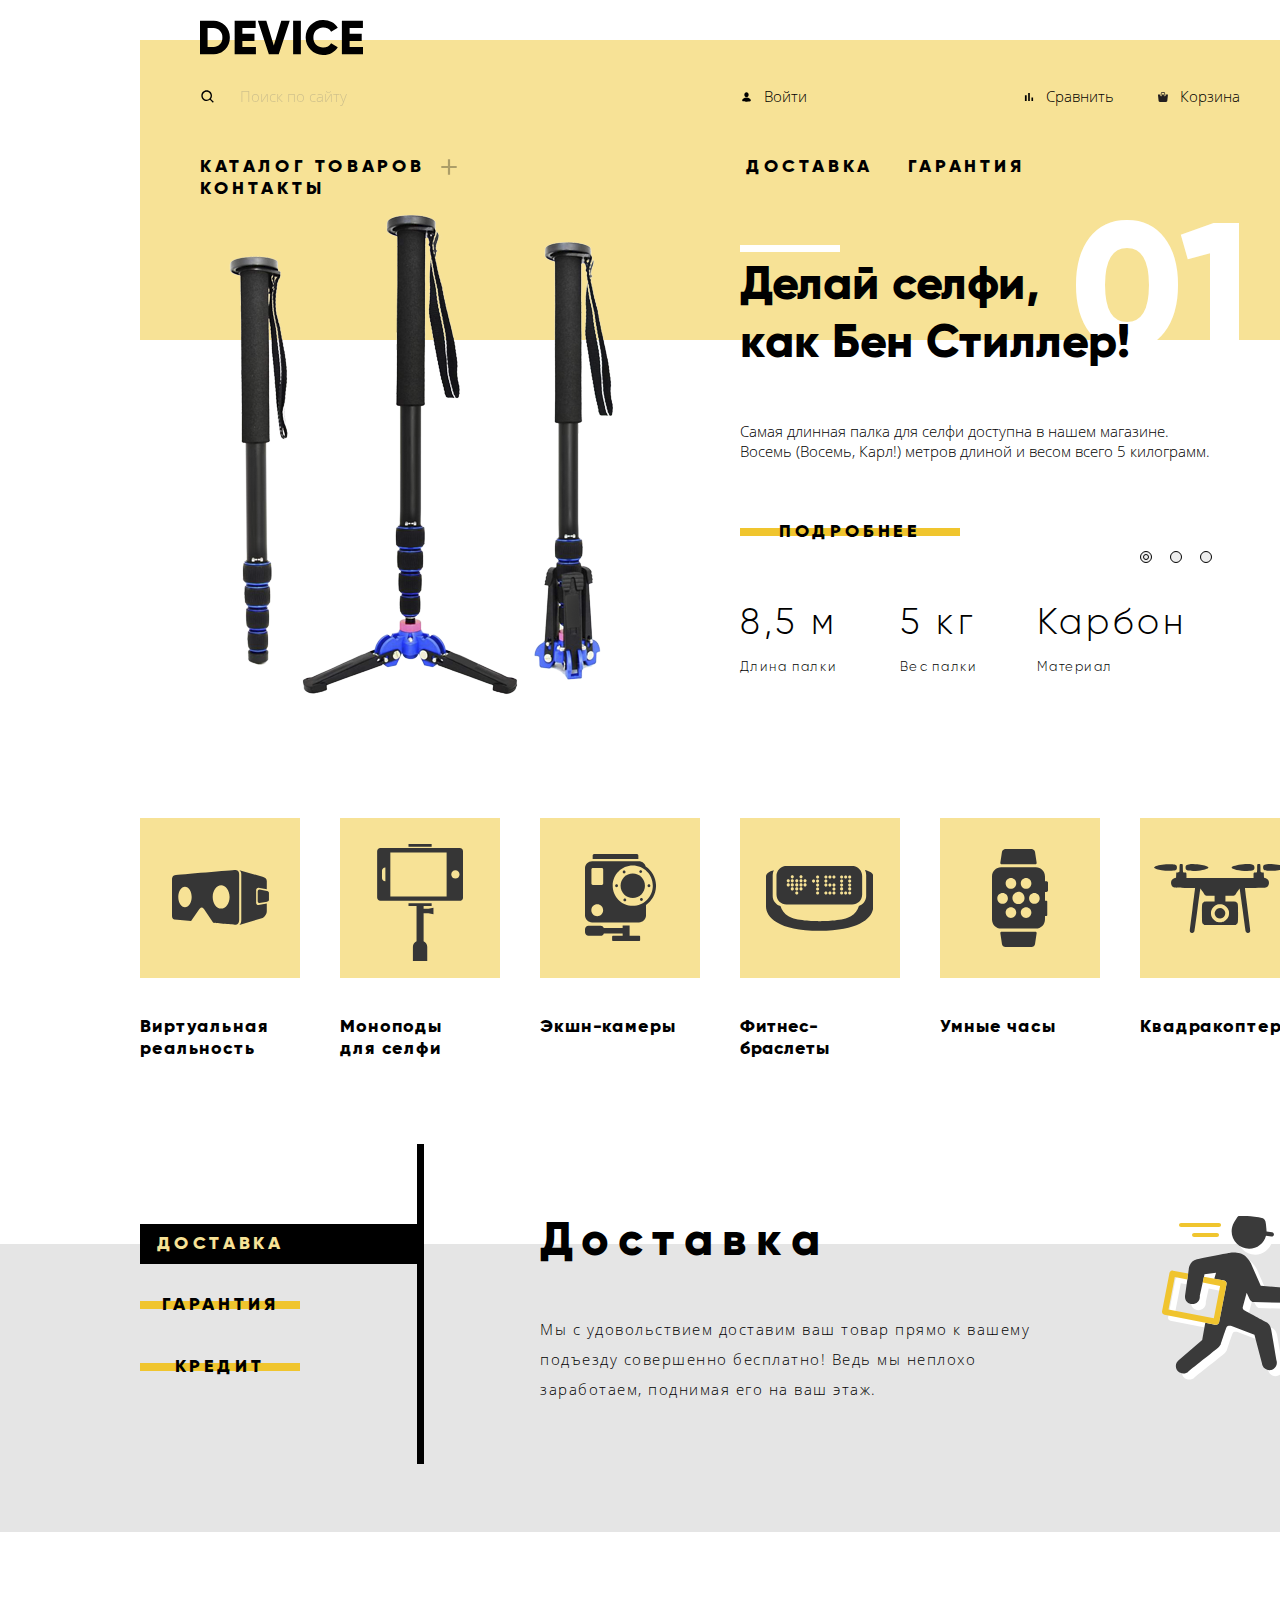
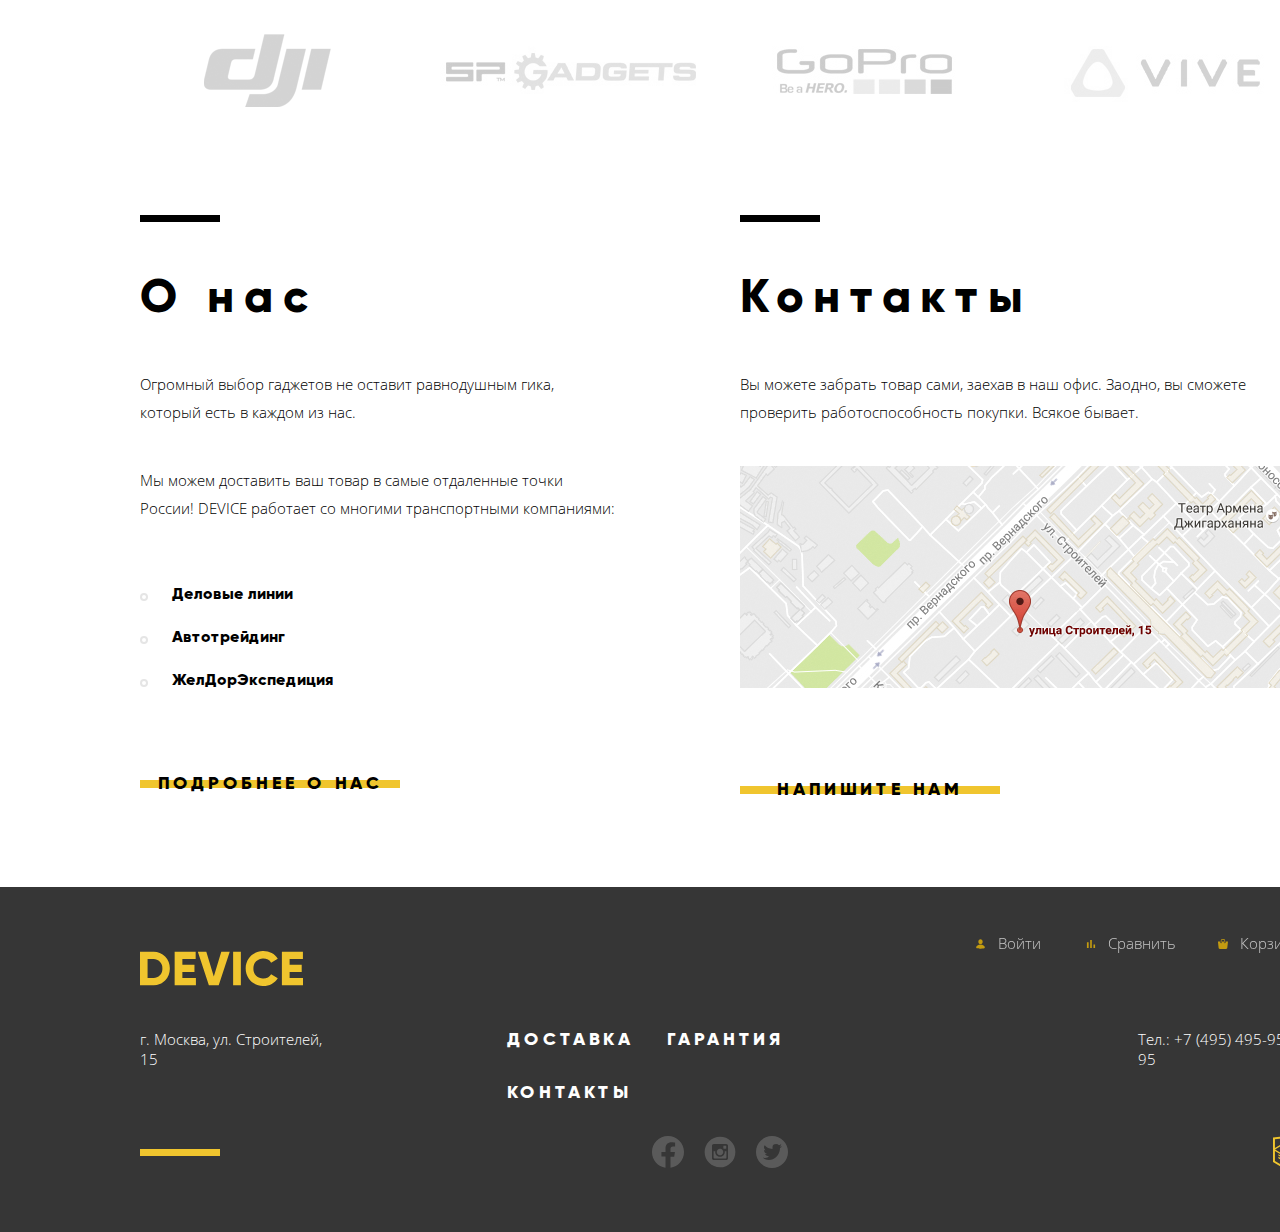
<file: index.html>
<!DOCTYPE html>
<html lang="ru" class="page">

<head>
  <meta charset="utf-8">
  <title>HTML Academy: Девайс</title>
  <link href="css/normalize.min.css" rel="stylesheet">
  <link href="css/style.min.css" rel="stylesheet">
</head>

<body class="page-body">
  <header class="header main-header">
    <div class="container">
      <a class="main-logo" href="index.html">
        <img src="img/logo-header.svg" width="163" height="35" alt="Логотип - DEVICE">
      </a>
      <div class="header-top">
        <form class="search-form" action="https://echo.htmlacademy.ru" method="GET" target="_blank">
          <input type="search" class="search" placeholder="Поиск по сайту" name="search" aria-label="Поиск по сайту">
          <button type="submit" class="search-button">Найти</button>
        </form>
        <ul class="user-navigation">
          <li class="user-nav-item user-nav-login">
            <a href="#" class="login-link user-link">Войти</a>
          </li>
          <li class="user-nav-item user-nav-compare">
            <a href="#" class="compare-link user-link">Сравнить</a>
          </li>
          <li class="user-nav-item user-nav-cart">
            <a href="#" class="basket-link user-link">Корзина</a>
          </li>
        </ul>
      </div>
      <nav class="main-navigation">
        <ul class="site-navigation">
          <li class="site-nav-item">
            <a href="catalog.html" class="nav-link catalog-link">Каталог товаров</a>
            <div class="category-menu-list">
              <ul class="category-menu">
                <li class="category-menu-item">
                  <a href="catalog.html" class="category-menu-link">Виртуальная реальность</a>
                </li>
                <li class="category-menu-item">
                  <a href="catalog.html" class="category-menu-link">Моноподы для селфи</a>
                </li>
                <li class="category-menu-item">
                  <a href="catalog.html" class="category-menu-link">Экшн-камеры</a>
                </li>
              </ul>
              <ul class="category-menu">
                <li class="category-menu-item ">
                  <a href="catalog.html" class="category-menu-link">Фитнес-браслеты</a>
                </li>
                <li class="category-menu-item">
                  <a href="catalog.html" class="category-menu-link">Умные часы</a>
                </li>
              </ul>
              <ul class="category-menu">
                <li class="category-menu-item">
                  <a href="catalog.html" class="category-menu-link">Квадрокоптер</a>
                </li>
              </ul>
            </div>
          </li>
          <li class="site-nav-item">
            <a href="#" class="nav-link">Доставка</a>
          </li>
          <li class="site-nav-item">
            <a href="#" class="nav-link">Гарантия</a>
          </li>
          <li class="site-nav-item">
            <a href="#" class="nav-link">Контакты</a>
          </li>
        </ul>
      </nav>
    </div>
  </header>

  <main class="main">
    <div class="container">
      <h1 class="visually-hidden">Интернет магазин гаджетов - Device</h1>
      <section class="popular-products">
        <h2 class="visually-hidden">Самые популярные товары</h2>
        <div class="index-slider">
          <ul class="slider-list">
            <li class="slider-item slide-current">
              <div class="slide-item-left">
                <img class="monopode-selfie" src="img/slider-1-1.png" width="384" height="486" alt="Cелфи-палки">
              </div>
              <div class="slide-item-right">
                <p class="slide-number-item">01</p>
                <p class="product-title title">Делай селфи,<br> как Бен Стиллер!</p>
                <p class="product-description">
                  Самая длинная палка для селфи доступна в нашем магазине.<br>
                  Восемь (Восемь, Карл!) метров длиной и весом всего 5 килограмм.
                </p>
                <a href="#" class="button">Подробнее</a>
                <table class="table-parameters">
                  <tbody class="table">
                    <tr class="table-header">
                      <th class="table-header-item">Длина палки</th>
                      <th class="table-header-item">Вес палки</th>
                      <th class="table-header-item">Материал</th>
                    </tr>
                    <tr class="table-cell">
                      <td class="table-cell-item">8,5 м</td>
                      <td class="table-cell-item">5 кг</td>
                      <td class="table-cell-item">Карбон</td>
                    </tr>
                  </tbody>
                </table>
              </div>
            </li>
            <li class="slider-item">
              <div class="slide-item-left">
                <img class="fitness-bracelet" src="img/slider-2-1.png" width="345" height="485" alt="Фитнес-браслет">
              </div>
              <div class="slide-item-right">
                <p class="slide-number-item">02</p>
                <p class="product-title title">Худеем<br>правильно!</p>
                <p class="product-description">
                  Мотивирующие фитнес-браслеты помогут найти в себе силы<br>
                  не пропускать занятия и соблюдать диету.
                </p>
                <a href="#" class="button">Подробнее</a>
                <table class="table-parameters">
                  <tbody class="table">
                    <tr class="table-header">
                      <th class="table-header-item">Без подзарядки</th>
                    </tr>
                    <tr class="table-cell">
                      <td class="table-cell-item">48 часов</td>
                    </tr>
                  </tbody>
                </table>
              </div>
            </li>
            <li class="slider-item">
              <div class="slide-item-left">
                <img class="quadcopter" src="img/slider-3-1.png" width="526" height="334" alt="Квадракоптер">
              </div>
              <div class="slide-item-right">
                <p class="slide-number-item">03</p>
                <p class="product-title title">
                  Порхает как бабочка,<br>
                  жалит как пчела!
                </p>
                <p class="product-description">
                  Этот обычный, на первый взгляд, квадрокоптер оснащен<br>
                  мощным лазером, замаскированным под стандартную камеру.
                </p>
                <a href="#" class="button">Подробнее</a>
                <table class="table-parameters">
                  <tbody class="table">
                    <tr class="table-header">
                      <th class="table-header-item">Дальность полета</th>
                      <th class="table-header-item">Радиус поражения</th>
                    </tr>
                    <tr class="table-cell">
                      <td class="table-cell-item">800 м</td>
                      <td class="table-cell-item">50 м</td>
                    </tr>
                  </tbody>
                </table>
              </div>
            </li>
          </ul>
          <div class="slider-controls">
            <button class="button slider-button" onclick="currentSlideTop(1)" type="button" aria-label="Первый слайд">
            </button>
            <button class="button slider-button" onclick="currentSlideTop(2)" type="button" aria-label="Второй слайд">
            </button>
            <button class="button slider-button" onclick="currentSlideTop(3)" type="button" aria-label="Третий слайд">
            </button>
          </div>
        </div>
      </section>
      <section class="categories">
        <h2 class="visually-hidden">Категории товаров</h2>
        <ul class="categories-list">
          <li class="categories-item">
            <a href="catalog.html" class="categories-item-link">
              <div class="category vr"></div>
              <h3 class="category-name">Виртуальная реальность</h3>
            </a>
          </li>
          <li class="categories-item">
            <a href="catalog.html" class="categories-item-link">
              <div class="category monopods-for-selfie"></div>
              <h3 class="category-name">Моноподы <br>для селфи</h3>
            </a>
          </li>
          <li class="categories-item">
            <a href="catalog.html" class="categories-item-link">
              <div class="category action-camera"></div>
              <h3 class="category-name">Экшн-камеры</h3>
            </a>
          </li>
          <li class="categories-item">
            <a href="catalog.html" class="categories-item-link">
              <div class="category fitness-bracelets"></div>
              <h3 class="category-name">Фитнес-браслеты</h3>
            </a>
          </li>
          <li class="categories-item">
            <a href="catalog.html" class="categories-item-link">
              <div class="category smart-watch"></div>
              <h3 class="category-name">Умные часы</h3>
            </a>
          </li>
          <li class="categories-item">
            <a href="catalog.html" class="categories-item-link">
              <div class="category quadcopters"></div>
              <h3 class="category-name">Квадракоптеры</h3>
            </a>
          </li>
        </ul>
      </section>
    </div>
    <section class="features">
      <div class="feature-wrapper">
        <h2 class="visually-hidden">Преимущества</h2>
        <ul class="features-list">
          <li class="features-item current" onclick="currentSlidesBottom(1)">
            <button class="button" >Доставка</button>
          </li>
          <li class="features-item" onclick="currentSlidesBottom(2)">
            <button class="button">Гарантия</button>
          </li>
          <li class="features-item" onclick="currentSlidesBottom(3)">
            <button class="button">Кредит</button>
          </li>
        </ul>
        <ul class="feature-slider-list">
          <li class="feature-slide dilevery current-slide">
            <h3 class="feature-title title">Доставка</h3>
            <p class="feature-description">
              Мы с удовольствием доставим ваш товар прямо к вашему<br>
              подъезду совершенно бесплатно! Ведь мы неплохо<br>
              заработаем, поднимая его на ваш этаж.
            </p>
          </li>
          <li class="feature-slide guarantee">
            <h3 class="feature-title title">Гарантия</h3>
            <p class="feature-description">
              Если из-за возгорания купленного у нас товара у вас сгорит дом —
              <br>
              не переживайте, мы выдадим вам новый. <br>
              Товар, не дом, конечно же.
            </p>
          </li>
          <li class="feature-slide credit">
            <h3 class="feature-title title">Кредит</h3>
            <p class="feature-description">
              Залезть в долговую яму стало проще! Кредитные консультанты <br>
              подберут для вас наиболее выгодные <br>
              условия кредита. Выгодные для нашего банка, разумеется.
            </p>
          </li>
        </ul>
      </div>
    </section>
    <div class="container">
      <section class="popular-brands">
        <h2 class="visually-hidden">Популярные бренды</h2>
        <ul class="brand-list">
          <li class="brand-item">
            <a href="#"><img src="img/logo-1.png" width="260" height="100" alt="Логотип - DJI"></a>
          </li>
          <li class="brand-item">
            <a href="#"><img src="img/logo-2.png" width="260" height="100" alt="Логотип - SP GADGETS"></a>
          </li>
          <li class="brand-item">
            <a href="#"><img src="img/logo-3.png" width="260" height="100" alt="Логотип - GoPro"></a>
          </li>
          <li class="brand-item">
            <a href="#"><img src="img/logo-4.png" width="260" height="100" alt="Логотип - VIVE"></a>
          </li>
        </ul>
      </section>
      <div class="info-wrapper">
        <section class="about-us">
          <h2 class="about-us-title title">О нас</h2>
          <p class="about-us-description">
            Огромный выбор гаджетов не оставит равнодушным гика,<br>
            который есть в каждом из нас.
          </p>
          <p class="about-us-description">
            Мы можем доставить ваш товар в самые отдаленные точки<br>
            России! DEVICE работает со многими транспортными компаниями:
          </p>
          <ul class="about-us-list">
            <li class="about-us-item">Деловые линии</li>
            <li class="about-us-item">Автотрейдинг</li>
            <li class="about-us-item">ЖелДорЭкспедиция</li>
          </ul>
          <a href="#" class="button">Подробнее о нас</a>
        </section>
        <section class="contacts">
          <h2 class="contacts-title title">Контакты</h2>
          <p class="contacts-description">
            Вы можете забрать товар сами, заехав в наш офис. Заодно, вы сможете<br>
            проверить работоспособность покупки. Всякое бывает.
          </p>
            <a href="map.html" class="map">
              <img src="img/map-1.jpg" width="560" height="222" alt="Карта офиса по адресу улица Строителей, 15">
            </a>
          <a href="write-us.html" class="button">Напишите нам</a>
        </section>
      </div>
    </div>
  </main>

  <footer class="page-footer">
    <div class="container">
      <div class="footer-wrap-top">
        <a class="main-logo-footer" href="index.html">
          <img src="img/logo-footer.svg" width="163" height="35" alt="Логотип - DEVICE">
        </a>
        <ul class="footer-user-nav">
          <li class="footer-user-nav-item">
            <a href="#" class="footer-login-link footer-user-link">Войти</a>
          </li>
          <li class="footer-user-nav-item compare-item">
            <a href="#" class="footer-compare-link footer-user-link">Сравнить</a>
          </li>
          <li class="footer-user-nav-item basket-item">
            <a href="#" class="footer-basket-link footer-user-link">Корзина</a>
          </li>
        </ul>
      </div>
      <div class="footer-wrap-center">
        <address class="address">г. Москва, ул. Строителей, 15</address>
        <ul class="footer-features-list">
          <li class="footer-features-item">
            <a href="#" class="footer-link nav-link">Доставка</a>
          </li>
          <li class="footer-features-item">
            <a href="#" class="footer-link nav-link">Гарантия</a>
          </li>
          <li class="footer-features-item">
            <a href="#" class="footer-link nav-link">Контакты</a>
          </li>
        </ul>
        <a href="tel:+74954959595" class="number">Тел.: +7 (495) 495-95-95</a>
      </div>
      <div class="footer-wrap-bot">
        <ul class="social-icons-list">
          <li class="social-icons-item">
            <a href="#">
              <img src="img/icon-facebook.svg" width="32" height="32" alt="Логотип facebook">
            </a>
          </li>
          <li class="social-icons-item">
            <a href="#"><img src="img/icon-instagram.svg" width="32" height="32" alt="Логотопи - instagram"></a>
          </li>
          <li class="social-icons-item">
            <a href="#">
              <img src="img/icon-twitter.svg" width="32" height="32" alt="Логотип - twitter"></a>
          </li>
        </ul>
        <a class="htmlacademy-logo" href="https://htmlacademy.ru/intensive/htmlcss">
          <img src="img/logo-html.svg" width="27" height="34" alt="htmlacademy logo">
        </a>
      </div>
    </div>
  </footer>

  <section class="modal modal-write-us">
    <h2 class="visually-hidden">Напишите нам</h2>
    <form class="write-us-form" action="https://echo.htmlacademy.ru" method="post" target="_blank">
      <div class="form-input-wrapper">
        <div class="wrapper-column">
          <label class="write-us-label" for="write-us-name">Ваше имя:</label>
          <input type="text" class="write-us-input" name="name" id="write-us-name" placeholder="Имя Фамилия">
        </div>
        <div class="wrapper-column">
          <label class="write-us-label" for="write-us-email">Ваш e-mail:</label>
          <input type="email" class="write-us-input" name="email" id="write-us-email" placeholder="email@example.com">
        </div>
      </div>
      <div class="wrapper-column">
        <label class="write-us-label" for="write-us-text">Текст письма:</label>
        <textarea class="write-us-textarea" name="text" id="write-us-text" placeholder="В свободной форме"></textarea>
      </div>
      <button type="submit" class="button" aria-label="Кнопка отправки формы обратной связи">Отправить</button>
    </form>
    <button type="button" class="modal-close close-write-us" aria-label="Закрыть"></button>
  </section>

  <section class="modal modal-map">
    <h2 class="visually-hidden">Как до нас добраться</h2>
    <iframe class="interactive-map"
      src="https://www.google.com/maps/embed?pb=!1m18!1m12!1m3!1d2249.112548877995!2d37.527429316217805!3d55.687030980535866!2m3!1f0!2f0!3f0!3m2!1i1024!2i768!4f13.1!3m3!1m2!1s0x46b54cf65f5c8955%3A0x694710ccd55501e!2z0YPQuy4g0KHRgtGA0L7QuNGC0LXQu9C10LksIDE1LCDQnNC-0YHQutCy0LAsIDExOTMxMQ!5e0!3m2!1sru!2sru!4v1602950929608!5m2!1sru!2sru"
      width="962" height="559" allowfullscreen title="Офис компании по адресу: г. Москва, ул. Строителей, 15">
    </iframe>
    <button type="button" class="modal-close close-map" aria-label="Закрыть"></button>
  </section>

  <script src="js/main.min.js"></script>
</body>

</html>
</file>
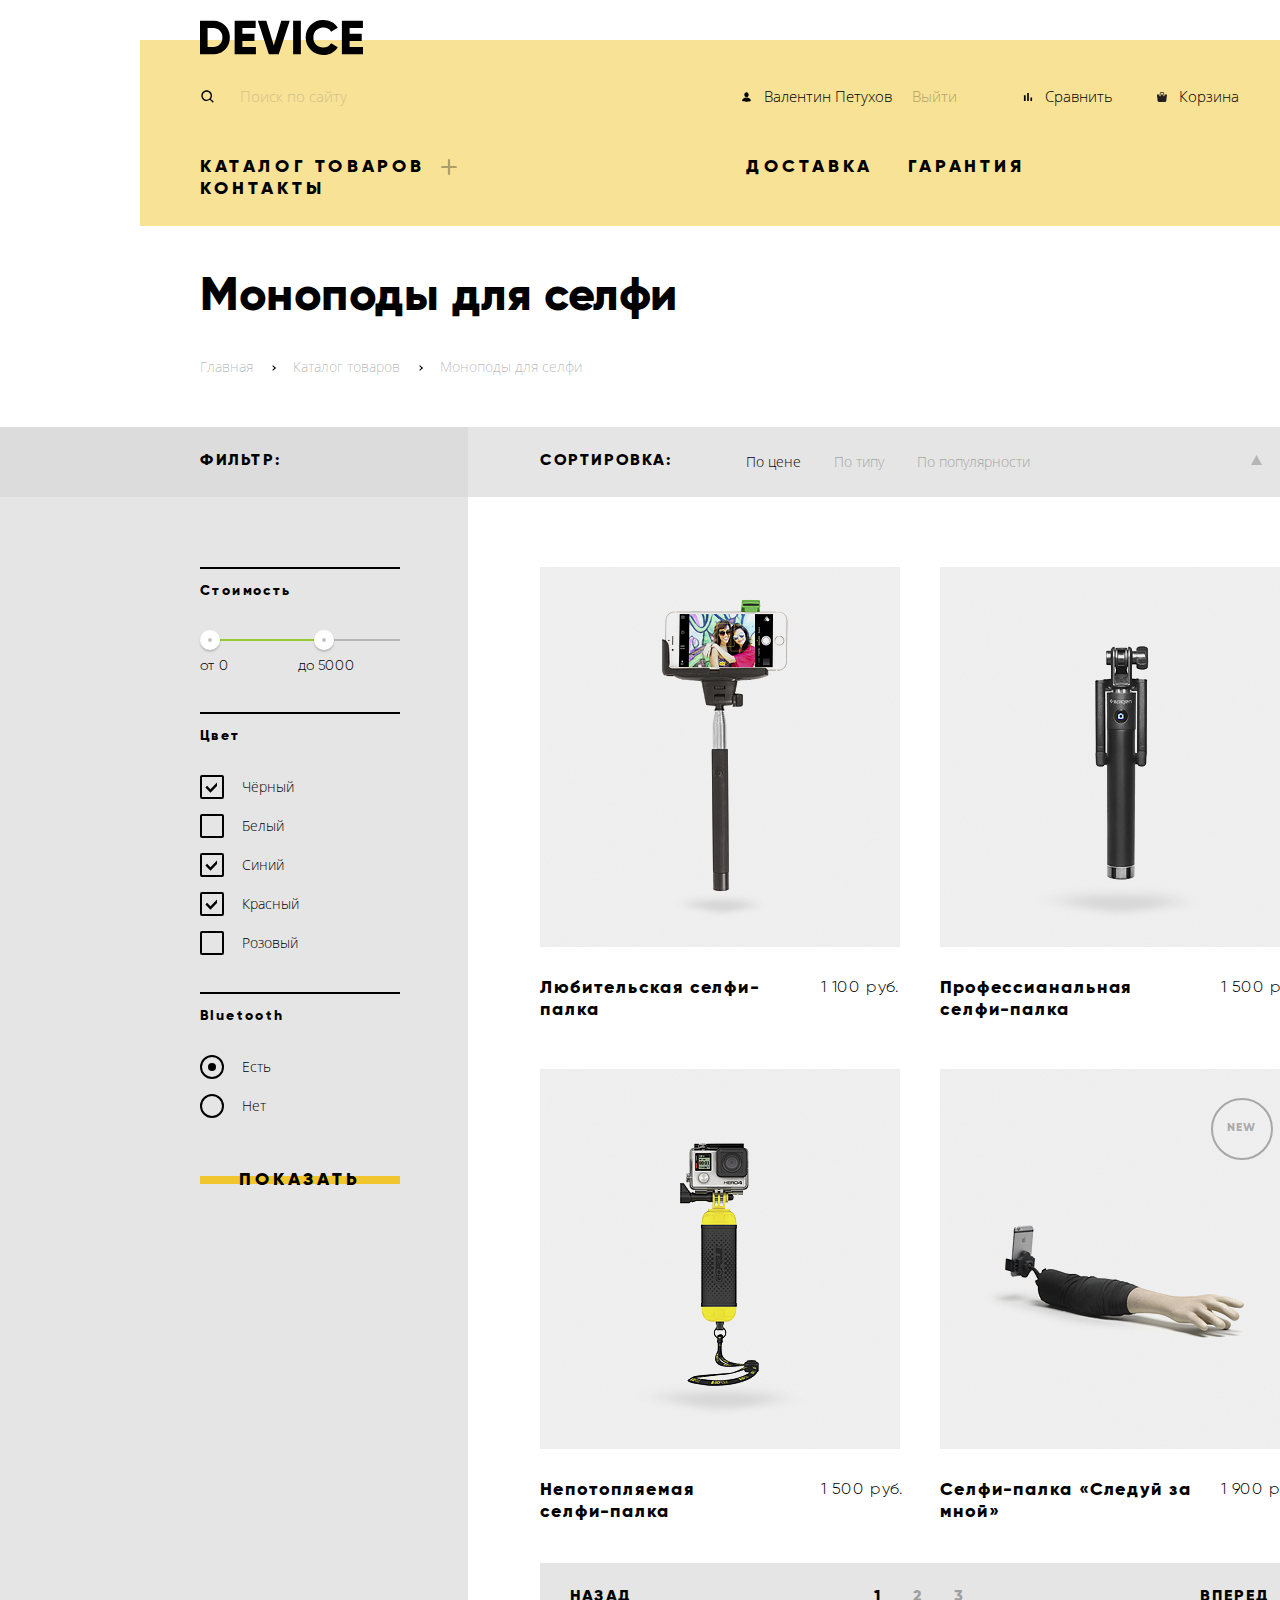
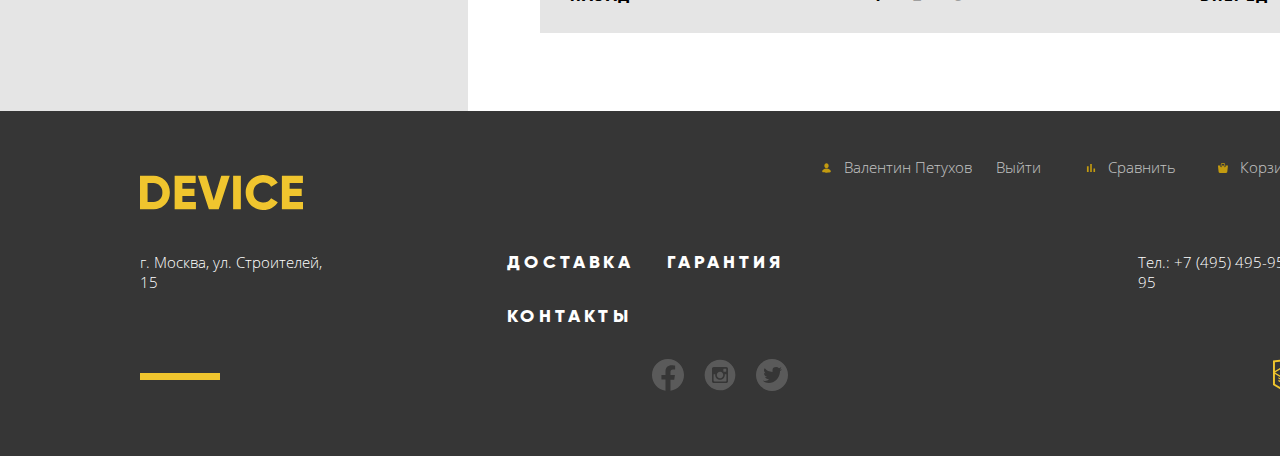
<file: catalog.html>
<!DOCTYPE html>
<html lang="ru" class="page">

<head>
  <meta charset="utf-8" >
  <title>HTML Academy: Девайс - Каталог товаров</title>
  <link href="css/normalize.min.css" rel="stylesheet" >
  <link href="css/style.min.css" rel="stylesheet" >
</head>

<body class="page-body">
  <header class="header">
    <div class="container">
      <a class="main-logo" href="index.html">
        <img src="img/logo-header.svg" width="163" height="35" alt="Логотип - DEVICE" >
      </a>
      <div class="header-top">
        <form class="search-form" action="https://echo.htmlacademy.ru" method="GET" target="_blank">
          <input type="search" class="search" placeholder="Поиск по сайту" name="search" aria-label="Поиск по сайту">
          <button type="submit" class="search-button">Найти</button>
        </form>
        <ul class="user-navigation">
          <li class="user-nav-item">
            <a href="https://htmlacademy.ru/profile/id1004201" class="login-link user-link">Валентин Петухов</a>
          </li>
          <li class="user-nav-item user-nav-exit">
            <a href="#" class="exit-link user-link">Выйти</a>
          </li>
          <li class="user-nav-item user-nav-compare">
            <a href="#" class="compare-link user-link">Сравнить</a>
          </li>
          <li class="user-nav-item user-nav-cart">
            <a href="#" class="basket-link user-link">Корзина</a>
          </li>
        </ul>
      </div>
      <nav class="main-navigation">
        <ul class="site-navigation">
          <li class="site-nav-item">
            <a href="catalog.html" class="nav-link catalog-link">Каталог товаров</a>
            <div class="category-menu-list">
              <ul class="category-menu">
                <li class="category-menu-item">
                  <a href="catalog.html" class="category-menu-link">Виртуальная реальность</a>
                </li>
                <li class="category-menu-item">
                  <a href="catalog.html" class="category-menu-link">Моноподы для селфи</a>
                </li>
                <li class="category-menu-item">
                  <a href="catalog.html" class="category-menu-link">Экшн-камеры</a>
                </li>
              </ul>
              <ul class="category-menu">
                <li class="category-menu-item ">
                  <a href="catalog.html" class="category-menu-link">Фитнес-браслеты</a>
                </li>
                <li class="category-menu-item">
                  <a href="catalog.html" class="category-menu-link">Умные часы</a>
                </li>
              </ul>
              <ul class="category-menu">
                <li class="category-menu-item">
                  <a href="catalog.html" class="category-menu-link">Квадрокоптер</a>
                </li>
              </ul>
            </div>
          </li>
          <li class="site-nav-item">
            <a href="#" class="nav-link">Доставка</a>
          </li>
          <li class="site-nav-item">
            <a href="#" class="nav-link">Гарантия</a>
          </li>
          <li class="site-nav-item">
            <a href="#" class="nav-link">Контакты</a>
          </li>
        </ul>
      </nav>
    </div>
  </header>
  <main class="main catalog-main">
    <div class="wrapper">
      <h1 class="title">Моноподы для селфи</h1>
      <ul class="breadcrumbs-list">
        <li class="breadcrumbs-item">
          <a href="#" class="breadcrumbs-link">Главная</a>
        </li>
        <li class="breadcrumbs-item">
          <a href="#" class="breadcrumbs-link">Каталог товаров</a>
        </li>
        <li class="breadcrumbs-item">
          <a href="#" class="breadcrumbs-link">Моноподы для селфи</a>
        </li>
      </ul>
    </div>

    <div class="catalog-wrap">
      <div class="catalog-wrap-header">
        <div class="catalog-wrap-container">
          <div class="catalog-wrap-header-filter">
            <h2 class="filter-header">Фильтр:</h2>
          </div>
          <div class="catalog-wrap-header-sort">
            <h2 class="sorting">Сортировка:</h2>
            <ul class="sorting-list">
              <li class="sorting-item current">
                <a href="#" class="sorting-link">По цене</a>
              </li>
              <li class="sorting-item">
                <a href="#" class="sorting-link">По типу</a>
              </li>
              <li class="sorting-item">
                <a href="#" class="sorting-link">По популярности</a>
              </li>
            </ul>
            <div class="sort-buttons">
              <button class="button-up" aria-label="Кнопка сортировки от большего к меньшему">
                <svg width="11" height="10" viewBox="0 0 11 10" fill="none" xmlns="http://www.w3.org/2000/svg">
                  <path d="M0 10H11L5.5 0L0 10Z" fill="black"/>
                  </svg>                  
              </button>
              <button class="button-down" aria-label="Кнопка сортировки от меньшего к большему">
                <svg width="11" height="10" viewBox="0 0 11 10" fill="none" xmlns="http://www.w3.org/2000/svg">
                  <path d="M11 0L0 0L5.5 10L11 0Z" fill="black"/>
                  </svg>                  
              </button>
            </div>
          </div>
        </div>
      </div>
      <div class="catalog-wrap-content">
        <div class="catalog-wrap-container">
          <div class="catalog-wrap-filter">
            <section class="filter">
              <h2 class="visually-hidden">Фильтры</h2>
              <form class="filter-form" method="get" action="https://echo.htmlacademy.ru" target="_blank">
                <fieldset class="filter-price">
                  <legend class="filter-title">Стоимость</legend>
                  <div class="range-filter" aria-label="Фильтр с диапазоном">
                    <div class="range-controls">
                      <div class="scale">
                        <div class="bar" ></div>
                      </div>
                      <div class="toggle toggle-min" aria-label="Ползунок - минимальная цена"></div>
                      <div class="toggle toggle-max" aria-label="Ползунок - максимальная цена"></div>
                    </div>
                      <div class="price-controls">
                        <label class="min-price">от<input type="text" name="min-price" value="0">
                        </label>
                        <label class="max-price">до<input type="text" name="max-price" value="5000">
                        </label>
                      </div> 
                  </div>
              </fieldset>
              <fieldset class="filter-color">
                <legend class="filter-title">Цвет</legend>
                <ul>
                  <li class="filter-option ">
                    <input class="visually-hidden filter-input-checkbox filter-input" type="checkbox" name="black" id="filter-black" checked>
                    <label for="filter-black">Чёрный</label>
                  </li>
                  <li class="filter-option ">
                    <input class="visually-hidden filter-input-checkbox filter-input" type="checkbox" name="white" id="filter-white">
                    <label for="filter-white">Белый</label>
                  </li>
                  <li class="filter-option ">
                    <input class="visually-hidden filter-input-checkbox filter-input" type="checkbox" name="blue" id="filter-blue" checked>
                    <label for="filter-blue">Синий</label>
                  </li>
                  <li class="filter-option ">
                    <input class="visually-hidden filter-input-checkbox filter-input" type="checkbox" name="red" id="filter-red" checked>
                    <label for="filter-red">Красный</label>
                  </li>
                  <li class="filter-option ">
                    <input class="visually-hidden filter-input-checkbox filter-input" type="checkbox" name="pink" id="filter-pink">
                    <label for="filter-pink">Розовый</label>
                  </li>
                </ul> 
              </fieldset>
              <fieldset class="filter-bluetooth">
                <legend class="filter-title">Bluetooth</legend>
                <ul>
                  <li class="filter-option filter-radio">
                    <input class="visually-hidden filter-input-radio filter-input" type="radio" name="product-group" value="Есть" id="filter-have" checked>
                    <label for="filter-have">Есть</label>
                  </li>
                  <li class="filter-option filter-radio">
                    <input class="visually-hidden filter-input-radio filter-input" type="radio" name="product-group" value="Нет" id="filter-no" >
                    <label for="filter-no">Нет</label>
                  </li>
                </ul>
              </fieldset>
              <button type="submit" class="filter-button button" aria-label="Кнопка применения фильтров">Показать</button>
              </form>
            </section>
          </div>
            <section class="products">
              <div class="products-wrapper">
                <h2 class="visually-hidden">Список моноподов для селфи</h2>
                <article class="product-item">
                  <div class="product-item-content" tabindex="0">
                    <img src="img/item-1-1.jpg" width="360" height="380" alt="Любительская селфи-палка" >
                    <div class="product-item-buttons">
                      <a href="#" class="button">В корзину</a>
                      <a href="#" class="compare-button">Добавить к сравнению</a>
                    </div>
                  </div>
                  <div class="product-item-info">
                    <h3 class="product-item-title"><a href="#">Любительская селфи-палка</a></h3>
                    <p class="product-item-price">1 100 руб.</p>
                  </div>
                </article>
                <article class="product-item">
                  <div class="product-item-content" tabindex="0">
                    <img src="img/item-2-1.jpg" width="360" height="380" alt="Профессианальная селфи-палка" >
                    <div class="product-item-buttons">
                      <a href="#" class="button">В корзину</a>
                      <a href="#" class="compare-button">Добавить к сравнению</a>
                    </div>
                  </div>
                  <div class="product-item-info">
                    <h3 class="product-item-title"><a href="#">Профессианальная<br>селфи-палка</a></h3>
                    <p class="product-item-price">1 500 руб.</p>
                  </div>
                </article>
                <article class="product-item">
                  <div class="product-item-content" tabindex="0">
                    <img src="img/item-3-1.jpg" width="360" height="380" alt="Непотопляемая селфи-палка" >
                    <div class="product-item-buttons">
                      <a href="#" class="button">В корзину</a>
                      <a href="#" class="compare-button">Добавить к сравнению</a>
                    </div>
                  </div>
                  <div class="product-item-info">
                    <h3 class="product-item-title"><a href="#">Непотопляемая<br>селфи-палка</a></h3>
                    <p class="product-item-price">1 500 руб.</p>
                  </div>
                </article>
                <article class="product-item new-product">
                  <div class="product-item-content" tabindex="0">
                    <img src="img/item-4-1.jpg" width="360" height="380" alt="Селфи-палка «Следуй за мной»" >
                    <div class="product-item-buttons">
                      <a href="#" class="button"  >В корзину</a>
                      <a href="#" class="compare-button"  >Добавить к сравнению</a>
                    </div>
                  </div>
                  <div class="product-item-info">
                    <h3 class="product-item-title"><a href="#">Селфи-палка «Следуй за мной»</a></h3>
                    <p class="product-item-price">1 900 руб.</p>
                  </div>
                </article>
              </div>
              <div class="pagination">
                <ul class="pagination-list">
                  <li class="pagination-item pagination-button">
                    <a href="#" class="pagination-button-link">Назад</a>
                  </li>
                  <li class="pagination-item">
                    <ul class="pages-list">
                      <li class="page-number">
                        <a href="#" class="pagination-link current-link">1</a>
                      </li>
                      <li class="page-number">
                        <a href="#" class="pagination-link">2</a>
                      </li>
                      <li class="page-number">
                        <a href="#" class="pagination-link">3</a>
                      </li>
                    </ul>
                  </li>
                  <li class="pagination-item pagination-button">
                    <a href="#" class="pagination-button-link">Вперед</a>
                  </li>
                </ul>
              </div>
            </section>
        </div>
      </div>
    </div>
  </main>

  <footer class="page-footer">
    <div class="container">
      <div class="footer-wrap-top">
        <a class="main-logo-footer" href="index.html">
          <img src="img/logo-footer.svg" width="163" height="35" alt="Логотип - DEVICE" >
        </a>
          <ul class="footer-user-nav">
            <li class="footer-user-nav-item">
              <a href="https://htmlacademy.ru/profile/id1004201" class="footer-login-link footer-user-link">Валентин Петухов</a>
            </li>
            <li class="footer-user-nav-item exit-item">
              <a href="#" class="authorized-exit-link footer-user-link">Выйти</a>
            </li>
            <li class="footer-user-nav-item compare-item">
              <a href="#" class="footer-compare-link footer-user-link">Сравнить</a>
            </li>
            <li class="footer-user-nav-item basket-item">
              <a href="#" class="footer-basket-link footer-user-link">Корзина</a>
            </li>
          </ul>
      </div>
       <div class="footer-wrap-center">
        <address class="address">г. Москва, ул. Строителей, 15</address>
        <ul class="footer-features-list">
          <li class="footer-features-item">
            <a href="#" class="footer-link nav-link">Доставка</a>
          </li>
          <li class="footer-features-item">
            <a href="#" class="footer-link nav-link">Гарантия</a>
          </li>
          <li class="footer-features-item">
            <a href="#" class="footer-link nav-link">Контакты</a>
          </li>
        </ul>
        <a href="tel:+74954959595" class="number">Тел.: +7 (495) 495-95-95</a>
      </div>
      <div class="footer-wrap-bot">
      <ul class="social-icons-list">
        <li class="social-icons-item">
          <a href="#">
            <img src="img/icon-facebook.svg" width="32" height="32" alt="Логотип facebook">
          </a>
        </li>
        <li class="social-icons-item">
          <a href="#"><img src="img/icon-instagram.svg" width="32" height="32" alt="Логотопи - instagram"></a>
        </li>
        <li class="social-icons-item">
          <a href="#">
            <img src="img/icon-twitter.svg" width="32" height="32" alt="Логотип - twitter"></a>
        </li>
      </ul>
      <a class="htmlacademy-logo" href="https://htmlacademy.ru/intensive/htmlcss">
        <img src="img/logo-html.svg" width="27" height="34" alt="htmlacademy logo" >
      </a>
      </div>
    </div>
  </footer>
</body>

</html>
</file>
<file: css/style.min.css>
@-webkit-keyframes bounce{0%{transform:translateY(-2000px)}70%{transform:translateY(30px)}90%{transform:translateY(-10px)}to{transform:translateY(0)}}@keyframes bounce{0%{transform:translateY(-2000px)}70%{transform:translateY(30px)}90%{transform:translateY(-10px)}to{transform:translateY(0)}}@-webkit-keyframes shake{0%,to{transform:translateX(0)}10%,30%,50%,70%,90%{transform:translateX(-10px)}20%,40%,60%,80%{transform:translateX(10px)}}@keyframes shake{0%,to{transform:translateX(0)}10%,30%,50%,70%,90%{transform:translateX(-10px)}20%,40%,60%,80%{transform:translateX(10px)}}@font-face{font-style:normal;font-weight:300;font-family:"Open Sans";src:url(../fonts/openSans.woff2);src:local("Open Sans Light"),local("OpenSans-Light"),url(../fonts/openSans.woff2) format("woff2"),url(../fonts/openSans.woff) format("woff")}@font-face{font-style:normal;font-weight:800;font-family:"Gilroy Bold";src:url(../fonts/gilroyExtrabold.woff2);src:local("gilroy extrabold"),local("gilroy-extrabold"),url(../fonts/gilroyExtrabold.woff2) format("woff2"),url(../fonts/gilroyExtrabold.woff) format("woff")}@font-face{font-style:normal;font-weight:300;font-family:"Gilroy";src:("../fonts/gilroyLight.woff2");src:local("Gilroy Light"),local("Gilroy-Light"),url(../fonts/gilroyLight.woff2) format("woff2"),url(../fonts/gilroyLight.woff) format("woff")}:root{--basic-black: #000000;--basic-dark: #363636;--basic-grey: #464646;--basic-grey-light: #e5e5e5;--basic-half-grey: #7e7e7e;--basic-white: #ffffff;--special-dark: #d9d9d9;--special-green: #91c92f;--special-grey: #eaeaea;--special-grey-light: #dcdcdc;--special-half-grey: #c4c4c4;--special-white: #f2f2f2;--special-yellow: #f7e296;--special-yellow-dark: #f0c52e;--status-pink: #f6dada}.page a,body{color:var(--basic-black)}body{box-sizing:border-box;min-width:1440px;font-style:normal;font-weight:800;font-family:"Gilroy Bold",Arial,sans-serif}.page-body .container{position:relative}.page a{text-decoration:none}.main ul,body{margin:0;padding:0}.header ul,.main ul,.page-footer ul{list-style:none}.page-footer a{color:var(--basic-white)}img{max-width:100%;height:auto}.category-menu-item{font-style:normal;font-weight:300;font-size:15px;line-height:16px;font-family:"Open Sans",Arial,sans-serif;text-transform:none}.category-menu-item:not(:last-child){margin-bottom:20px}.visually-hidden:not(:focus):not(:active),input[type=checkbox].visually-hidden,input[type=radio].visually-hidden{position:absolute;width:1px;height:1px;margin:-1px;padding:0;overflow:hidden;white-space:nowrap;border:0;clip:rect(0 0 0 0);-webkit-clip-path:inset(100%);clip-path:inset(100%)}.product-description{margin-top:0;margin-bottom:51px;font-style:normal;font-weight:300;font-size:15px;line-height:20px;font-family:"Open Sans",Arial,sans-serif}.button{font-size:18px;line-height:22px;text-transform:uppercase;letter-spacing:.2em}.table-parameters{display:flex;border-spacing:0}.table{display:flex;flex-direction:column-reverse;font-family:"Gilroy",Arial,sans-serif}.table-cell{display:flex;font-weight:300;font-size:36px;line-height:42px}.table-header{display:flex;letter-spacing:.1em}.table-cell-item,.table-header-item{display:flex;width:160px;padding:0 0 19px;letter-spacing:.1em}.table-header-item{padding:0;font-style:normal;font-weight:300;font-size:13px;line-height:8px}.slider-item:nth-child(1) .table-cell-item:nth-child(2){width:137px;border-spacing:0}.slider-item:nth-child(1) .table-header-item:nth-child(2){width:137px}.slider-item:nth-child(2) .table-cell-item:first-child,.slider-item:nth-child(2) .table-header-item:first-child{width:190px}.slider-item:nth-child(3) .table-cell-item:first-child,.slider-item:nth-child(3) .table-header-item:first-child{width:196px}.categories-item{font-size:18px;line-height:22px}.features{margin:0 auto;padding:0 10px;background-color:var(--basic-grey-light)}.feature-description{position:relative;margin:0;padding:0;font-style:normal;font-weight:300;font-size:15px;line-height:30px;font-family:"Open Sans",Arial,sans-serif;letter-spacing:.1em}.about-us-description{margin:0}.about-us-description,.contacts-description{font-style:normal;font-weight:300;font-size:15px;line-height:28px;font-family:"Open Sans",Arial,sans-serif}.page-footer{background-color:var(--basic-dark)}.footer-features-list{font-size:18px;line-height:22px;text-transform:uppercase;letter-spacing:.2em}.footer-link{color:var(--basic-white)}.footer-user-nav-item{font-style:normal;font-weight:300;font-size:15px;line-height:20px;font-family:"Open Sans",Arial,sans-serif}.category-menu-item:hover,.footer-features-item:hover,.htmlacademy-logo:hover,.nav-link:hover,.user-link:hover{opacity:60%}.categories-item-link:active h3,.categories-list .button:active,.category-menu-link:active,.htmlacademy-logo img:active,.nav-link:active,.user-link:active{opacity:30%}.category{position:relative;width:160px;min-height:160px;margin-bottom:38px;background-color:var(--special-yellow)}.category:active,.category:hover{background-color:var(--special-yellow-dark)}.address,.breadcrumbs-item,.number{font-style:normal;font-weight:300;font-family:"Open Sans",Arial,sans-serif}.address,.number{font-size:15px;line-height:20px;color:var(--basic-white)}.breadcrumbs-link:hover{color:rgba(0,0,0,.6)}.breadcrumbs-link:active{color:rgba(0,0,0,.1)}.breadcrumbs-item{position:relative;margin-right:40px;font-size:14px;line-height:19px}.breadcrumbs-item a{color:rgba(0,0,0,.3)}.breadcrumbs-item:not(:last-child)::after{content:"";position:absolute;top:9px;right:-22px;z-index:1;width:3px;height:3px;border-right:1px solid var(--basic-black);border-bottom:1px solid var(--basic-black);transform:rotate(-45deg)}.filter-header,.sorting{font-size:16px;line-height:20px;text-transform:uppercase;letter-spacing:.1em}.filter-title{font-size:14px;line-height:17px;letter-spacing:.1em}.sorting-item{margin:auto 0;font-style:normal;font-weight:300;font-size:14px;line-height:19px;font-family:"Open Sans",Arial,sans-serif;opacity:30%}.sorting-item:not(:last-child){margin-right:33px}.sorting-list .current{opacity:100%}.toddler{font-style:normal;font-weight:300;font-size:14px;line-height:16px;font-family:"Gilroy",Arial,sans-serif}.product-item{position:relative;width:360px;font-size:18px;line-height:22px}.product-item-content{line-height:0}.product-item-info{position:relative;z-index:2;display:flex;align-items:flex-start;width:400px;padding-top:30px}.product-item-price{margin:0;font-style:normal;font-weight:300;font-size:16px;line-height:22px;font-family:"Gilroy",Arial,sans-serif;letter-spacing:.05em}.product-item-title{width:270px;margin:0 11px 0 0;font-size:18px;line-height:22px;letter-spacing:.05em}.compare-button{font-style:normal;font-weight:300;font-size:13px;line-height:18px;font-family:"Open Sans",Arial,sans-serif;letter-spacing:.1em;opacity:50%}.product-link{display:block;width:360px;height:380px;background-color:var(--basic-grey-light)}.pages-list{display:flex;min-width:81px}.page-number:not(:last-child){margin-right:30px}.pagination-item{font-size:16px;line-height:20px;padding:24px 30px 26px;text-transform:uppercase;letter-spacing:.1em}.pagination-item:nth-child(2){padding-left:36px}.pagination-item:nth-child(1):hover,.pagination-item:nth-child(3):hover{background-color:var(--special-dark)}.pagination-item:nth-child(1):active,.pagination-item:nth-child(3):active{opacity:30%}.sorting-item:hover{opacity:60%}.compare-button:hover,.sorting-item:active{opacity:100%}.compare-button:active{opacity:20%}.pagination-link{opacity:30%}.pagination-link:hover{opacity:60%}.current-link,.pagination-link:active{opacity:100%}.social-icons-item{opacity:30%}.main-logo-footer:hover,.main-logo:hover,.social-icons-item:hover{opacity:60%}.social-icons-item:active{opacity:10%}.main-logo-footer:active,.main-logo:active{opacity:30%}.title{font-size:47px;line-height:58px}.page{height:100%}.page-body{display:grid;align-content:start;min-height:100%;grid-template-rows:-webkit-min-content 1fr -webkit-min-content;grid-template-rows:min-content 1fr min-content}.header{width:1160px;min-height:186px;margin:40px auto 0;background-color:var(--special-yellow)}.main-header{min-height:300px}.categories{width:1160px;margin:0 auto 184px}.categories-list{display:grid;gap:40px;grid-template-columns:1fr 1fr 1fr 1fr 1fr 1fr}.feature-wrapper{display:flex;width:1160px;margin:0 auto;padding-bottom:102px}.popular-brands{width:1160px;margin:0 auto;padding:90px 0}.brand-list{display:grid;width:1160px;margin-bottom:90px;gap:40px;grid-template-columns:1fr 1fr 1fr 1fr}.info-wrapper{display:grid;width:1160px;margin:0 auto 77px;-moz-column-gap:40px;column-gap:40px;grid-template-columns:1fr 1fr}.wrapper{width:1160px;margin:43px auto 51px;padding-left:120px}.wrapper .title{margin:0 0 30px}.container{width:1160px;margin:0 auto}.catalog-wrap-header{background-image:linear-gradient(to right,var(--special-grey-light) 0,var(--special-grey-light) 43%,var(--basic-grey-light) 43%,var(--basic-grey-light) 100%)}.catalog-wrap-container{display:flex;width:1160px;margin:0 auto}.catalog-wrap-content{background-image:linear-gradient(to right,var(--basic-grey-light) 0,var(--basic-grey-light) 43%,var(--basic-white) 38%,var(--basic-white) 100%)}.catalog-wrap-header-sort{background-color:var(--basic-grey-light)}.filter-header{display:block;width:200px;margin:0;padding:24px 68px 26px 60px;background-color:var(--special-grey-light)}.catalog-wrap-filter{box-sizing:border-box;width:330px;padding-top:71px;padding-left:60px;background-color:var(--basic-grey-light)}.products-wrapper{position:relative;display:grid;padding-top:70px;padding-left:72px;background-color:var(--basic-white);grid-column-gap:40px;grid-row-gap:48px;grid-template-columns:360px 360px}.catalog-wrap-header-sort{display:flex;flex-wrap:wrap;width:828px;padding:24px 0 26px}.sorting{margin:auto 73px auto 72px;padding:0}.sorting-list{display:flex;flex-wrap:wrap}.sort-buttons{display:flex;margin-left:auto}.button-up{margin-right:23px;opacity:20%}.button-down,.button-up{padding:0;background-color:var(--basic-grey-light);border:0;outline:0;cursor:pointer}.button-down:focus,.button-down:hover,.button-up:focus,.button-up:hover{opacity:40%}.button-down:active,.button-up:active{opacity:100%}.filter{width:268px}.site-navigation{display:flex;flex-wrap:wrap;width:1044px;margin:0 auto 18px;padding:0;font-size:18px;line-height:22px;text-transform:uppercase;letter-spacing:.2em}.main-navigation{position:relative;width:1040px;margin:0 auto}.search-form{position:relative;display:flex;width:440px;margin-right:100px;line-height:20px}.search,.search-button{font-style:normal;font-weight:300;font-size:15px;line-height:20px;font-family:"Open Sans",Arial,sans-serif;background-color:transparent}.search{position:relative;width:357px;margin:0;padding:8px 0 8px 40px;border:0;border-bottom:2px solid transparent;opacity:30%}.search:hover{opacity:60%}.search-button{padding:13px 18px;color:var(--basic-black);text-transform:uppercase;letter-spacing:.01em;border:2px solid var(--basic-black);visibility:hidden}.search:focus{border-bottom-color:var(--basic-black);outline:0;opacity:100%}.search-form::before{content:"";position:absolute;top:0;left:0;display:block;width:50px;height:50px;background-image:url(../img/icon-search.svg);background-repeat:no-repeat;background-position:0 50%}.search-form:focus-within .search-button{visibility:visible}.search-button:focus,.search-button:hover{color:var(--basic-white);background-color:var(--basic-black);visibility:visible}.search-button:active{color:rgba(255,255,255,.3);background-color:var(--basic-black);visibility:visible}.header-top{position:relative;display:flex;justify-content:space-between;width:1040px;margin:0 auto 34px;padding-top:12px}.user-navigation{display:flex;flex-wrap:wrap;width:500px;margin:0;padding:14px 0 0;font-style:normal;font-weight:300;font-size:15px;line-height:20px;font-family:"Open Sans",Arial,sans-serif}.action-camera:active::before,.category:active>div,.exit-link,.fitness-bracelets:active::before,.monopods-for-selfie:active::before,.quadcopters:active::before,.smart-watch:active::before,.vr:active::before{opacity:30%}.pagination-list,.sort-wrapper{display:flex;background-color:var(--basic-grey-light)}.pagination-list{justify-content:space-between;align-items:center;box-sizing:border-box;width:760px}.sort-wrapper{padding:25px 0}.pagination{padding:40px 40px 78px 72px;background-color:var(--basic-white)}.breadcrumbs-list{display:flex}.site-nav-item:first-child{margin-right:289px}.category-menu-list{position:absolute;left:-60px;z-index:2;display:none;width:1100px;padding:32px 0 44px 60px;letter-spacing:0;background-color:var(--special-yellow)}.category-menu{margin:0;padding:0}.category-menu:not(:last-child){margin-right:63px}.site-nav-item:first-child:focus-within>div,.site-nav-item:first-child:hover>div{display:flex}.site-nav-item:nth-child(2){margin-right:35px}.site-nav-item:nth-child(3){margin-right:107px}.user-nav-cart{margin-left:42px}.user-nav-exit .exit-link{margin:0 64px 0 20px;padding:0}.user-nav-login{margin-right:215px}.user-link{position:relative;padding-left:24px;background-repeat:no-repeat;background-position:2px 55%}.login-link{background-image:url(../img/login.svg)}.compare-link{background-image:url(../img/compare.svg)}.basket-link{background-image:url(../img/card.svg)}.main .container,.сatalog-main{position:relative;padding:0 10px}.popular-products{margin:-129px auto 93px}.slider-item{display:none;width:1160px}.slide-item-left{width:600px}.monopode-selfie{padding-bottom:23px;padding-left:89px}.fitness-bracelet{padding-top:26px;padding-left:116px}.quadcopter{padding:82px 0 93px 30px}.slide-number-item{position:absolute;margin:0;padding:0;font-size:179px;line-height:219px;color:var(--basic-white);text-transform:uppercase}.slider-item:nth-child(3) .slide-number-item{top:-21px;right:63px}.slider-item:nth-child(2) .slide-number-item{top:-21px;right:64px}.slider-item:first-child .slide-number-item{top:-21px;right:58px}.main-logo{display:block;width:170px;margin-top:-20px;margin-left:60px}.product-title{position:relative;z-index:1;margin-top:92px 0 27px}.monopods-for-selfie::before,.vr::before{content:"";position:absolute;top:52px;right:31px;width:97px;height:55px;background-image:url(../img/vr.svg);background-repeat:no-repeat;background-position:0 0}.monopods-for-selfie::before{top:26px;right:37px;width:86px;height:117px;background-image:url(../img/monopods.svg)}.action-camera::before,.fitness-bracelets::before,.quadcopters::before,.smart-watch::before{content:"";position:absolute;top:36px;right:44px;width:71px;height:87px;background-image:url(../img/action-camera.svg);background-repeat:no-repeat;background-position:0 0}.fitness-bracelets::before,.quadcopters::before,.smart-watch::before{top:48px;right:27px;width:107px;height:65px;background-image:url(../img/fitness-bracelets.svg)}.quadcopters::before,.smart-watch::before{top:31px;right:52px;width:56px;height:98px;background-image:url(../img/smart-watch.svg)}.quadcopters::before{top:46px;right:14px;width:132px;height:69px;background-image:url(../img/quadcopters.svg)}.footer-user-link{position:relative;padding-left:24px;color:var(--basic-white);background-repeat:no-repeat;background-position:2px 60%;opacity:70%}.footer-user-link:hover{opacity:100%}.footer-login-link{background-image:url(../img/footer-login.svg)}.footer-compare-link{background-image:url(../img/footer-compare.svg)}.footer-basket-link{background-image:url(../img/footer-card.svg)}.catalog-link{position:relative;padding-right:32px;background-image:url(../img/plus.svg);background-repeat:no-repeat;background-position:100% 50%}.brand-item{opacity:20%;-webkit-filter:grayscale(100%);filter:grayscale(100%)}.brand-item:hover{opacity:100%;-webkit-filter:grayscale(0);filter:grayscale(0)}.feature-title{position:relative;top:-30px;margin:0 0 12px;letter-spacing:.2em}.info-wrapper .title{margin:53px 0 41px;letter-spacing:.2em}.about-us-description{margin-bottom:40px}.about-us .about-us-description:nth-child(3){margin-bottom:59px}.about-us-item{position:relative;padding-left:32px;font-size:16px;line-height:28px}.about-us-item:not(:last-child){margin-bottom:15px}.about-us-item::before{content:"";position:absolute;top:12px;left:0;width:4px;height:4px;border:2px solid var(--basic-grey-light);border-radius:8px}.about-us .button::before,.contacts .button::before,.filter .button::before,.product-item-content .button::before,.slide-item-right .button::before{content:"";position:absolute;top:50%;left:0;z-index:-1;width:100%;height:8px;background-color:var(--special-yellow-dark);transform:translateY(-50%);transition:height .22s;transition-delay:0s;transition-timing-function:ease;transition-duration:.22s;transition-property:height}.about-us .button:hover::before,.contacts .button:hover::before,.filter .button:hover::before,.product-item-content .button:hover::before,.slide-item-right .button:hover::before,.write-us-form .button:hover::before{height:100%;transform:translateY(-50%);transition:height .22s;transition-delay:0s;transition-timing-function:ease;transition-duration:.22s;transition-property:height}.about-us .button:active,.contacts .button:active,.filter .button:active,.product-item-content .button:active,.slide-item-right .button:active{color:rgba(0,0,0,.3);background-color:var(--special-yellow-dark);background-image:none}.contacts-description{margin:0 0 40px}.map{width:560px;height:221px}.map:hover{cursor:pointer}.about-us,.contacts{position:relative}.about-us-title::before,.contacts-title::before{content:"";position:absolute;top:-3px;width:80px;height:7px;background-color:var(--basic-black)}.slide-item-right .button{width:220px;margin:0 0 51px}.about-us .button,.contacts .button,.slide-item-right .button{position:relative;display:block;padding:9px 0;text-align:center}.about-us .button{width:260px;margin:69px 0 0}.contacts .button{width:260px;margin:77px 0 0}.slider-controls{position:absolute;top:340px;right:98px;z-index:1;display:flex;justify-content:space-between;width:72px}.slider-controls .button{position:relative;box-sizing:border-box;width:12px;height:12px;padding:0;border:1px var(--basic-black) solid;border-radius:50%;cursor:pointer}.slider-controls .button:focus{border:1px var(--special-yellow-dark) solid;border-radius:50%;outline:0}.slider-controls .current-button::before{content:"";position:absolute;top:2px;left:2px;width:4px;height:4px;border:1px var(--basic-black) solid;border-radius:50%;outline:0}.feature-slide,.feature-wrapper .features-list{display:flex;flex-direction:column;position:relative}.feature-wrapper .features-list{bottom:32px;min-width:284px;margin:0;padding:0}.feature-slide{margin-left:116px;display:none}.credit .feature-description::after,.dilevery .feature-description::after,.guarantee .feature-description::after{content:"";position:absolute;top:-98px;right:-268px;width:136px;height:164px;background-image:url(../img/delivery.svg);background-repeat:no-repeat;background-position:0 0}.credit .feature-description::after,.guarantee .feature-description::after{top:-116px;right:-206px;width:171px;height:195px;background-image:url(../img/guarantee.svg)}.credit .feature-description::after{top:-121px;right:-217px;width:156px;height:188px;background-image:url(../img/credit.svg)}.feature-wrapper .features-list::after{content:"";position:absolute;right:0;bottom:-66px;width:7px;height:320px;background-color:var(--basic-black)}.features-item .current .button,.features-item:active{width:100%;background-color:var(--basic-black)}.features-list li{width:100%;margin:11px 0;text-align:center}.features-list li:first-child{width:100%;margin:12px 0 10px;text-align:center}.features-item .button{background-color:transparent;border:0;outline:0}.features-item .button:active,.features-item .button:hover{cursor:pointer}.features-item .button:active,.features-item.current,.features-item.current .button,.features-item:active .button{position:relative;z-index:2;color:var(--special-yellow);background-color:var(--basic-black);background-image:none}.features-list .button{position:relative;z-index:1;display:block;width:160px;padding:9px 0;text-align:center;letter-spacing:.2em}.features-item:not(.current) .button:not(:active)::after,.features-item:not(.current) .button:not(:hover)::after,.features-item:not(.current):not(:active) .button:not(:active)::after{content:"";position:absolute;top:50%;left:0;z-index:-1;width:100%;height:8px;background-color:var(--special-yellow-dark);transform:translateY(-50%)}.features-item:not(.current) .button:not(:active):focus::after,.features-item:not(.current) .button:not(:active):hover::after,.features-item:not(.current):not(:active) .button:not(:active):hover::after{content:"";position:absolute;left:0;z-index:-1;width:100%;height:100%;background-color:var(--special-yellow-dark);transform:translateY(-50%);transition:height .22s;transition-delay:0s;transition-timing-function:ease;transition-duration:.22s;transition-property:height}.current-slide,.slide-current{display:flex}.slide-item-right::before{content:"";position:absolute;top:34px;width:100px;height:7px;background-color:var(--basic-white)}.category-name{margin:0;padding:0;font-size:18px;line-height:22px}.categories-item:not(:nth-child(4)) .category-name{letter-spacing:.05em}.filter{position:relative}.range-filter{width:200px;margin-top:9px}.range-controls{position:relative;padding:0 20px;border-radius:5px}.range-controls .scale{width:200px;height:2px;margin-left:-20px;background-color:rgba(0,0,0,.2)}.range-controls .bar{width:124px;height:2px;background:var(--special-green)}.range-controls .toggle{position:absolute;top:-9px;left:0;width:4px;height:4px;padding:0;background-color:var(--special-half-grey);border:8px solid var(--basic-white);border-radius:50%;box-shadow:0 2px 2px rgba(0,0,0,.18);cursor:pointer}.range-controls .toggle-min{left:0}.range-controls .toggle-max{left:114px}.price-controls{position:relative;display:flex;margin-top:16px;margin-bottom:8px}.price-controls .min-price{margin-right:27px}.filter-price-range{width:50px}.price-controls label{font-style:normal;font-weight:300;font-size:14px;line-height:16px;font-family:"Gilroy","Arial",sans-serif}.price-controls input{width:50px;padding-left:4px;background-color:var(--basic-grey-light);border:0}.filters{width:180px}.filter-bluetooth,.filter-color,.filter-price{padding:0;border:0}.filter-price{margin:15px 0 45px}.filter-color{margin:0 0 38px}.filter-bluetooth{margin:0 0 27px}.filter legend,.filter-option{font-style:normal;font-size:14px}.filter legend{position:relative;margin-bottom:30px;font-weight:800;line-height:17px;font-family:"Gilroy Bold",Arial,sans-serif;letter-spacing:.1em}.filter legend::before{content:"";position:absolute;top:-16px;width:200px;height:2px;background-color:var(--basic-black)}.filter-option{margin-bottom:20px;padding-left:45px;font-weight:300;line-height:19px;font-family:"Open Sans","Arial","sans-serif"}.filter-option label{position:relative;top:2px;left:-3px;display:block;cursor:pointer;-webkit-user-select:none;-moz-user-select:none;user-select:none}.filter-input-checkbox+label::before{content:"";position:absolute;top:-2px;left:-42px;width:20px;height:20px;border:2px solid var(--basic-black);border-radius:2px}.filter-input-checkbox:checked+label::after{content:"";position:absolute;top:5px;left:-37px;width:12px;height:12px;background-image:url(../img/checked.svg);background-repeat:no-repeat;background-position:0 0}.filter-input-radio+label::before{content:"";position:absolute;top:-2px;left:-42px;width:20px;height:20px;border:2px solid var(--basic-black);border-radius:50%}.filter-input-radio:checked+label::after{content:"";position:absolute;top:6px;left:-34px;width:8px;height:8px;background-color:var(--basic-black);border-radius:50%}.filter-input-checkbox:focus+label,.filter-input-radio:focus+label{color:var(--special-yellow-dark)}.filter-input-checkbox+label:hover::after,.filter-input-checkbox+label:hover::before,.product-item:hover img{opacity:70%}.filter-input-radio+label:focus::after,.filter-input-radio+label:focus::before,.filter-input-radio+label:hover::after,.filter-input-radio+label:hover::before{opacity:60%}.filter-input-checkbox+label:active::after,.filter-input-checkbox+label:active::before,.filter-input-radio+label:active::after,.filter-input-radio+label:active::before{opacity:100%}.filter-input:focus{outline:var(--basic-white)}.filter .button{background-color:var(--basic-grey-light)}.filter .button,.product-item-content .button{position:relative;z-index:1;width:200px;margin:0;padding:9px 0;text-align:center;border:0}.product-item-buttons{position:absolute;top:0;display:flex;flex-direction:column;justify-content:center;align-items:center;box-sizing:border-box;width:100%;height:100%;padding-right:6px;padding-bottom:43px;visibility:hidden}.product-item-buttons .button{margin-bottom:13px}.new-product::after,.new-product::before{position:absolute;z-index:2;color:rgba(0,0,0,.3);background-color:transparent}.new-product::before{content:"NEW";top:52px;right:45px;font-size:12px;line-height:15px}.new-product::after{content:"";top:29px;right:27px;width:58px;height:58px;border:2px rgba(0,0,0,.3) solid;border-radius:50%}.product-item-content:focus-within .product-item-buttons,.product-item-content:hover .product-item-buttons{visibility:visible}.main-logo-footer{display:block;margin:18px 0 37px}.footer-features-item{margin-right:33px}.footer-features-item:nth-child(3n){margin:0}.footer-user-nav{display:flex;flex-wrap:wrap;justify-content:space-between;margin:0 0 73px 36px;padding:0}.number{display:block;width:164px;margin-bottom:67px;margin-left:196px}.page-footer .container{position:relative;display:flex;flex-direction:column;padding:46px 0 57px}.footer-wrap-bot,.footer-wrap-center,.footer-wrap-top{display:flex;flex-direction:row}.footer-wrap-top{justify-content:space-between}.compare-item{margin-left:43px}.basket-item{margin-left:40px}.footer-features-list{display:flex;flex-wrap:wrap;margin:0 5px 0 125px}.footer-wrap-bot{position:relative}.footer-wrap-bot::before{content:"";position:absolute;bottom:47%;width:80px;height:7px;background-color:var(--special-yellow-dark)}.social-icons-item{width:32px;margin-right:20px}.social-icons-item:nth-child(3n){margin:0}.social-icons-list{display:flex;flex-wrap:wrap;width:136px;margin:0 485px 0 512px;padding:0}.htmlacademy-logo{display:block;width:27px}.footer-user-link:active{opacity:30%}.modal{position:fixed;top:0;right:0;bottom:0;left:0;z-index:2;display:none;margin:auto}.modal-write-us{flex-wrap:wrap;width:960px;height:550px;background-color:var(--basic-white);box-shadow:0 10px 16px rgba(0,0,0,.15)}.modal-map{width:962px;height:559px}.modal-map iframe{border:0;outline:0}.modal-show{display:flex;-webkit-animation-name:bounce;animation-name:bounce;-webkit-animation-duration:.6s;animation-duration:.6s}.write-us-form{padding:92px 98px 50px}.write-us-input,.write-us-textarea{font-style:normal;font-weight:300;font-size:14px;line-height:19px;font-family:"Open Sans",Arial,sans-serif}.write-us-label{font-size:18px;line-height:22px}.form-input-wrapper{display:flex}.wrapper-column:first-child{margin-right:40px;margin-bottom:32px}.write-us-input,.write-us-textarea{margin-top:10px;background:var(--special-white);border:2px var(--special-white) solid}.write-us-textarea{width:720px;padding:14px 19px 130px;resize:none}.write-us-input{width:340px;padding:14px 0 13px 18px}.write-us-input:focus,.write-us-textarea:focus{outline:0}.write-us-input:hover,.write-us-textarea:hover{background-color:var(--special-grey);border-color:var(--special-grey)}.write-us-input:hover::-webkit-input-placeholder,.write-us-textarea:hover::-webkit-input-placeholder{color:rgba(0,0,0,.4)}.write-us-input:hover::-moz-placeholder,.write-us-textarea:hover::-moz-placeholder{color:rgba(0,0,0,.4)}.write-us-input:hover::placeholder,.write-us-textarea:hover::placeholder{color:rgba(0,0,0,.4)}.write-us-input-invalid{background-color:var(--status-pink);-webkit-animation-name:shake;animation-name:shake;-webkit-animation-duration:.6s;animation-duration:.6s}.write-us-input:focus,.write-us-textarea:focus{background-color:var(--basic-white);border:2px solid var(--special-yellow)}.write-us-input:focus::-webkit-input-placeholder,.write-us-textarea:focus::-webkit-input-placeholder{color:var(--basic-dark)}.write-us-input:focus::-moz-placeholder,.write-us-textarea:focus::-moz-placeholder{color:var(--basic-dark)}.write-us-input:focus::placeholder,.write-us-textarea:focus::placeholder{color:var(--basic-dark)}.write-us-form .button{position:relative;z-index:1;display:block;width:200px;margin-top:32px;padding:9px 0;text-align:center;background-color:transparent;border:0}.write-us-form .button:hover{cursor:pointer}.modal-close,.write-us-form .button::before{position:absolute;background-color:var(--special-yellow)}.write-us-form .button::before{content:"";top:50%;left:0;z-index:-1;width:100%;height:8px;transform:translateY(-50%);transition:height .22s;transition-delay:0s;transition-timing-function:ease;transition-duration:.22s;transition-property:height}.write-us-form .button:active{color:rgba(0,0,0,.3);background-color:var(--special-yellow);background-image:none;cursor:pointer}.modal-close{top:20px;right:20px;width:55px;height:55px;border:0;border-radius:50%}.modal-close::after,.modal-close::before{content:"";position:absolute;top:27px;right:18px;width:20px;height:2px;background-color:var(--basic-white)}.modal-close:focus,.modal-close:hover{background-color:var(--special-yellow-dark);cursor:pointer}.modal-close:active{background-color:var(--special-yellow);cursor:pointer}.modal-close::before{transform:rotate(45deg)}.modal-close::after{transform:rotate(-45deg)}
</file>
